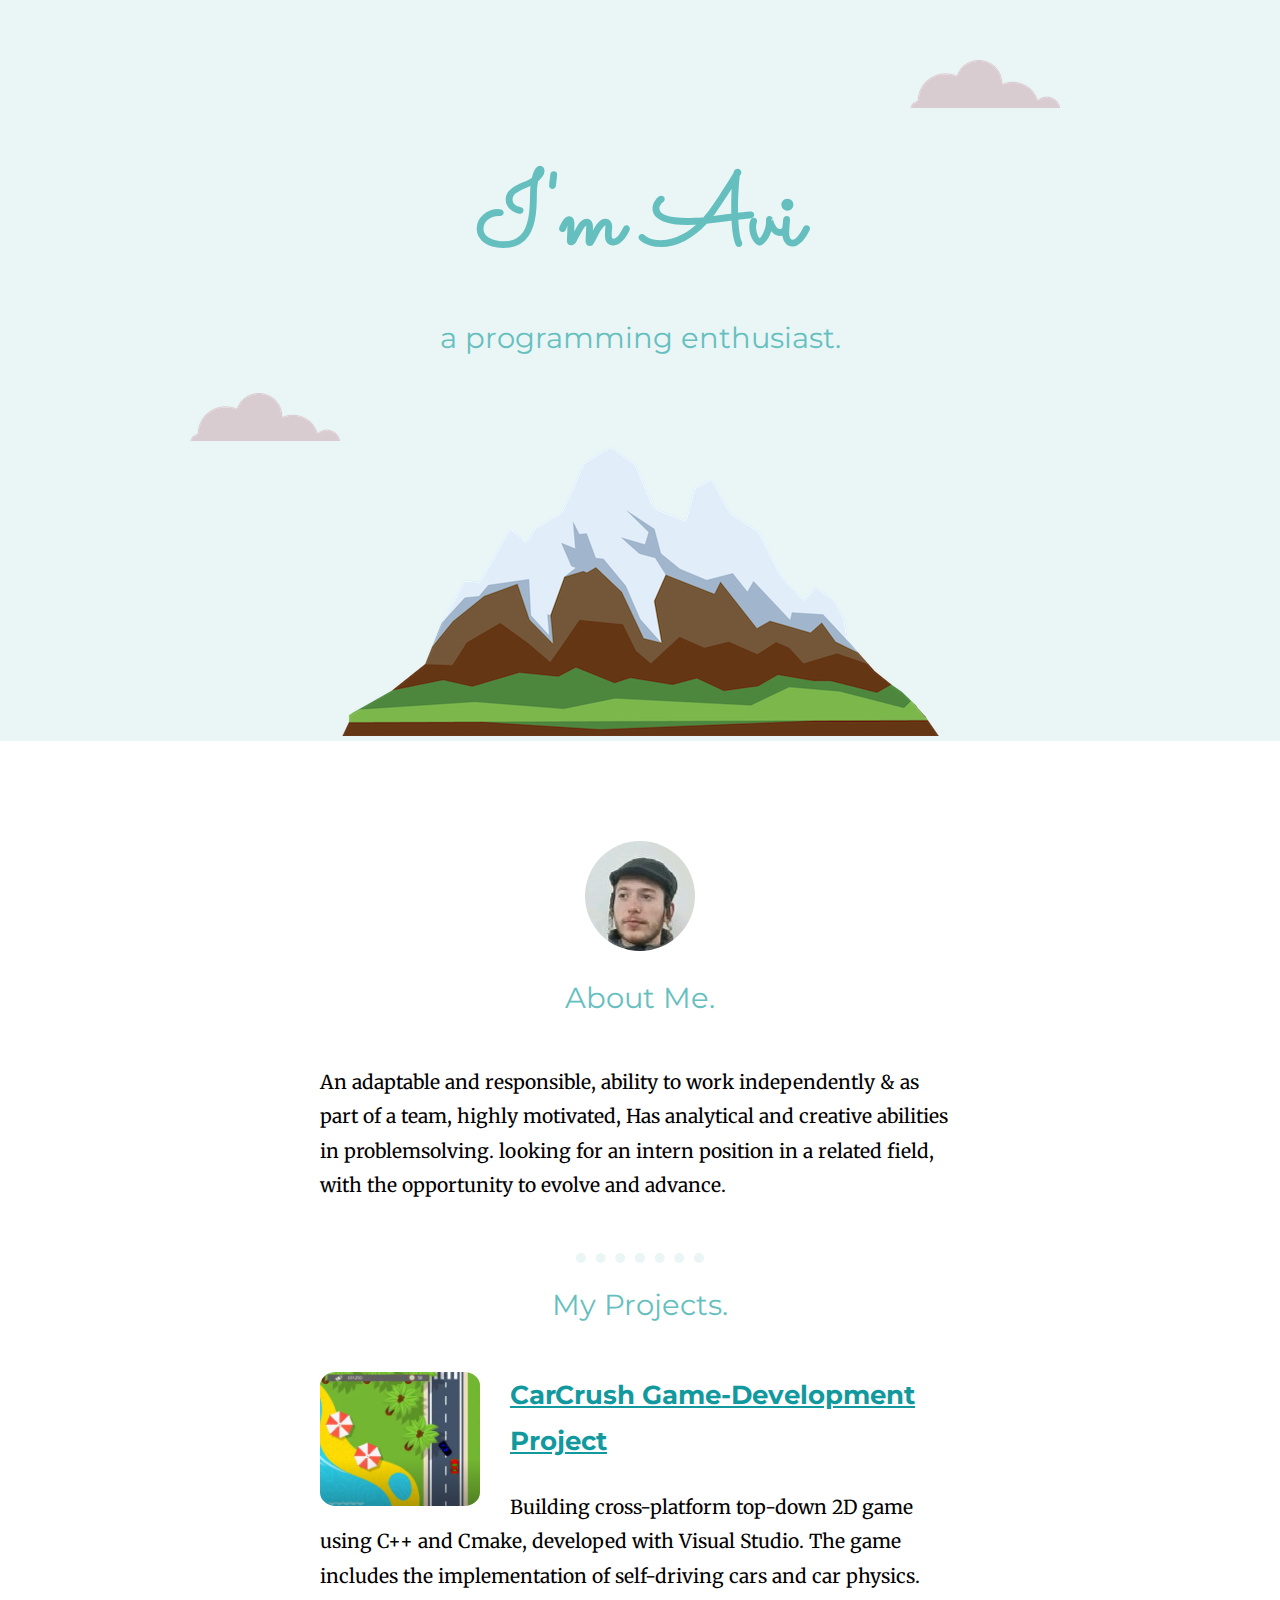
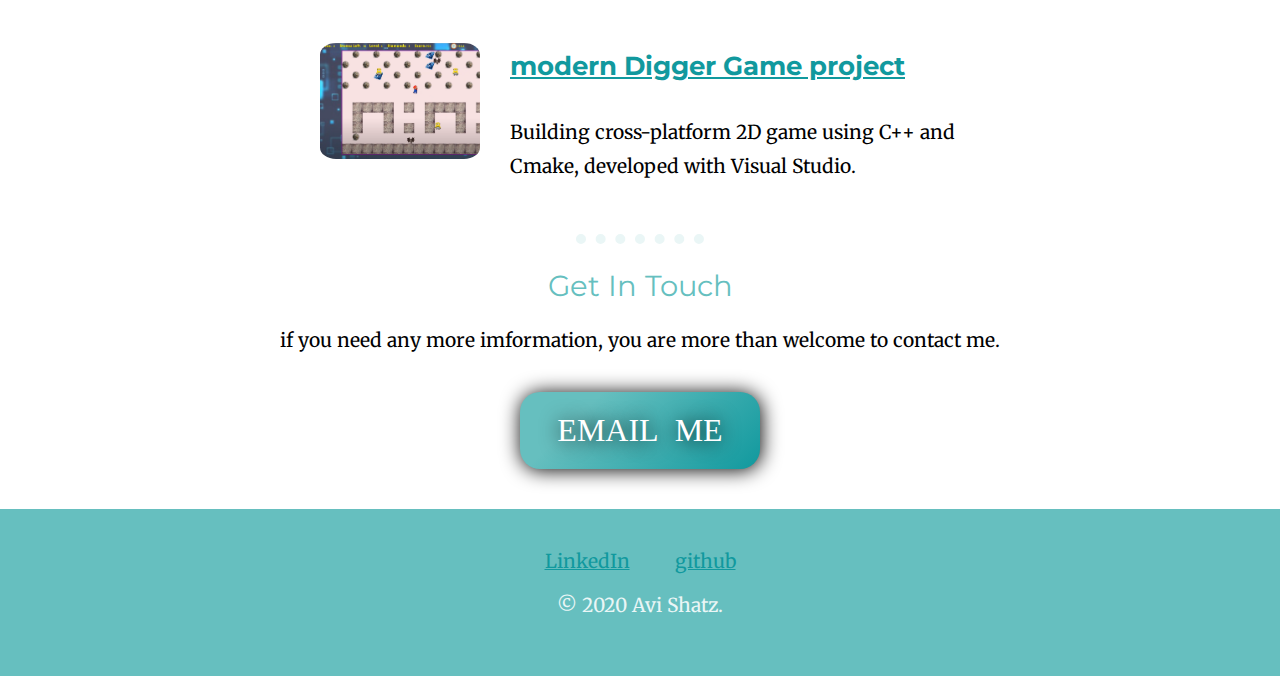
<file: index.html>
<!DOCTYPE html>
<html lang="en" dir="ltr">

<head>
  <meta charset="utf-8">
  <meta name="viewport" content="width=device-width, initial-scale=1.0", shrink-to-fit=no>
  <meta name="description" content="my personal site">
  <meta name="author" content="Avi Shatz">

  <!-- Favicons -->
  <link rel="icon" href="images/big_logo.png">

  <title>Avi Shatz</title>

  <link rel="stylesheet" href="css/styles.css">
  <link href="https://fonts.googleapis.com/css?family=Merriweather|Montserrat|Sacramento" rel="stylesheet">
</head>

<body>
  <div class="top-container">
    <div class="inner-container">
      <img class="top-cloud" src="images/cloud.png" alt="img-cloud">
      <h1>I'm Avi</h1>
      <h2>a programming enthusiast.</h2>
      <img class="bottom-cloud" src="images/cloud.png" alt="img-cloud">
      <img src="images/mountain.png" alt="img-mountain">
    </div>
  </div>
  <div class="middle-container">
    <div class="profile">
      <img src="images/circle-cropped.png" alt="">
      <h2>About Me.</h2>
      <p class="prop-row">An adaptable and responsible, ability to work independently & as part of
        a team, highly motivated, Has analytical and creative abilities in problemsolving. looking for an intern position in a related field, with the
        opportunity to evolve and advance.
      </p>
    </div>
    <hr>
    <div class="Projects">
      <h2>My Projects.</h2>
      <div class="prop-row">
        <img class="side-img" src="images\cur-crush.png" alt="">
        <h3><a href="https://www.youtube.com/watch?v=WZZ_676C2eE">CarCrush Game-Development Project</a></h3>
        <p class="description">Building cross-platform top-down 2D game using C++ and Cmake,
          developed with Visual Studio. The game includes the implementation of
          self-driving cars and car physics.</p>
      </div>
      <div class="prop-row">
        <img class="side-img" src="images\digger.png" alt="">
        <h3><a href="https://www.youtube.com/watch?v=ZS9wLD6jTBI">modern Digger Game project</a></h3>
        <p class="description">Building cross-platform 2D game using C++
          and Cmake, developed with Visual Studio.</p>
      </div>
    </div>
    <hr>
    <div class="contact-me">
      <h2>Get In Touch</h2>
      <h3></h3>
      <p>if you need any more imformation, you are more than welcome to contact me.</p>
      <a class="contact-btn" href="mailto:140190a@gmail.com">EMAIL&nbsp ME</a>
    </div>
  </div>


  <div class="bottom-container">
    <a class="footer-link" href="https://www.linkedin.com/in/avi-shatz-1bab9b145/">LinkedIn</a>
    <a class="footer-link" href="https://github.com/avi-shatz">github</a>
    <p class="rights">© 2020 Avi Shatz.</p>
  </div>

</body>

</html>
</file>
<file: css/styles.css>
/********************* Tag selectors *********************/

body {
  margin: 0;
  text-align: center;
  font-family: 'Merriweather', serif;
  font-size: 1.2rem
}

hr {
  border-style: dotted none none none;
  border-color: #EAF6F6;
  border-width: 10px;
  width: 10%;
}

h1 {
  margin: 50px auto 0 auto;
  font-size: 6.25rem;
  font-family: 'Sacramento', cursive;
  color: #66BFBF;
}

h2 {
  font-family: 'Montserrat', sans-serif;
  color: #66BFBF;
  font-weight: normal;
}

h3 {
  font-family: 'Montserrat', sans-serif;
  font-size: 1.6rem;
  color: #11999E;
}

a {
  color: #11999E
}

/********************* Class selectors *********************/

.inner-container {
  width: 1000px;
  position: relative;
  padding-top: 100px;
  margin-left: auto;
  margin-right: auto;
}

.top-container {
  background-color: #eaf6f6;
  display: block;
}

.middle-container {
  padding-top: 100px;
}

.bottom-container {
  padding: 40px;
  background-color: #66BFBF;
}

.top-cloud {
  position: absolute;
  top: 60px;
  right: 80px;
}

.bottom-cloud {
  position: absolute;
  left: 50px;
  bottom: 300px;
}

.prop-row {
  margin: 50px auto;
  width: 50%;
  text-align: left;
  line-height: 1.8;
}

.side-img {
  width: 25%;
  float: left;
  margin-right: 30px;
  border-radius: 10%;
}

.footer-link {
  margin: 20px;
  color: #11999E;
}

.contact-btn {
  background-color: #11999E;
  background-image: linear-gradient(315deg, #11999E 0%, #66BFBF 74%);
  -webkit-border-radius: 20px;
  -moz-border-radius: 20px;
  border-radius: 20px;
  color: #FFFFFF;
  font-family: Open Sans;
  width: 200px;
  font-size: 32px;
  font-weight: 100;
  padding: 20px;
  margin: 40px auto;
  box-shadow: 1px 1px 20px 0px #000000;
  -webkit-box-shadow: 1px 1px 20px 0px #000000;
  -moz-box-shadow: 1px 1px 20px 0px #000000;
  text-shadow: 1px 1px 20px #000000;
  text-decoration: none;
  display: block;
  cursor: pointer;
  text-align: center;
}

.contact-btn:hover {
  background-color: #66BFBF;
  background-image: linear-gradient(315deg, #66BFBF 0%, #11999E 74%);
  -webkit-border-radius: 20px;
  -moz-border-radius: 20px;
  border-radius: 20px;
  text-decoration: none;
}

.rights {
  color: #EAF6F6;
}
</file>
